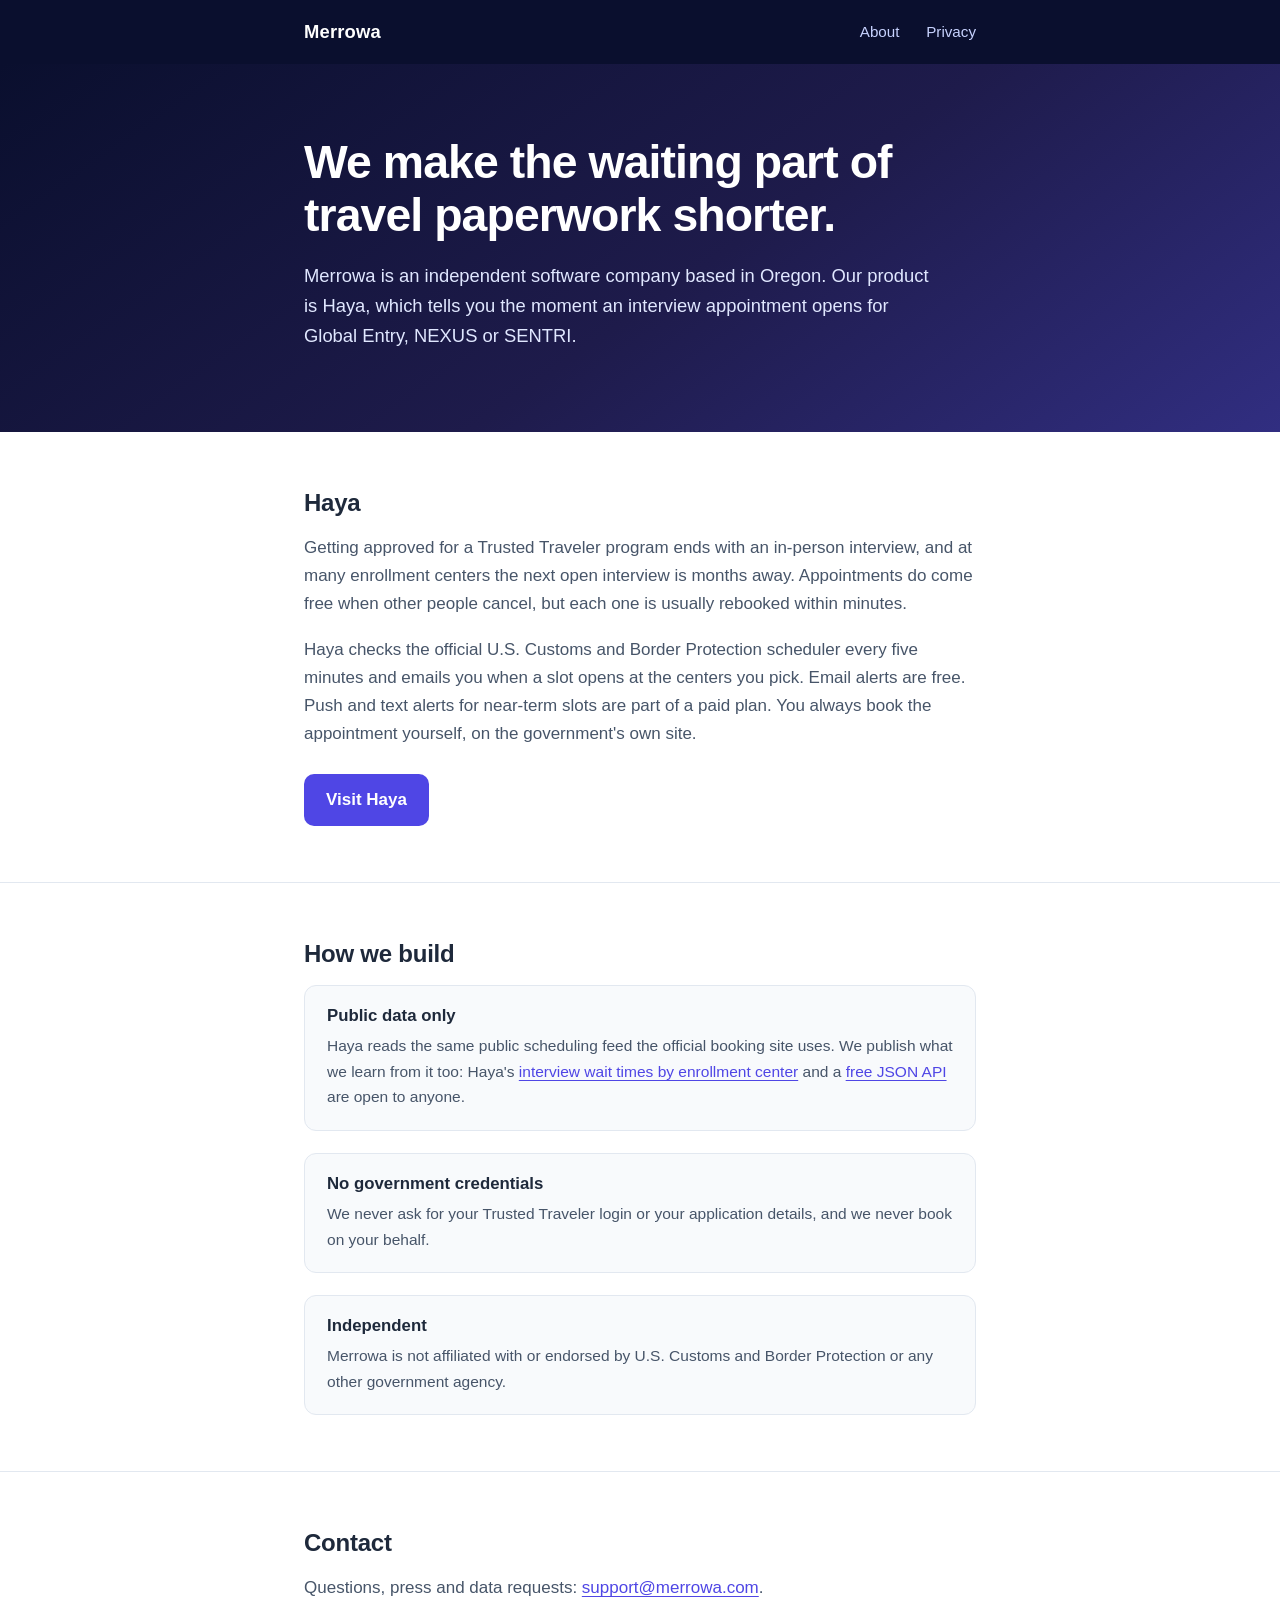
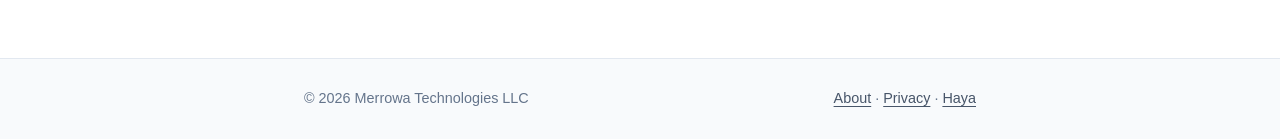
<file: index.html>
<!DOCTYPE html>
<html lang="en">
<head>
  <meta charset="UTF-8" />
  <meta name="viewport" content="width=device-width, initial-scale=1.0" />
  <meta name="theme-color" content="#0a0f2e" />
  <title>Merrowa — the company behind Haya</title>
  <meta name="description" content="Merrowa Technologies LLC is the independent, Oregon-based software company behind Haya, an alert service for Global Entry, NEXUS and SENTRI interview appointments." />
  <link rel="canonical" href="https://merrowa.com/" />
  <meta property="og:type" content="website" />
  <meta property="og:url" content="https://merrowa.com/" />
  <meta property="og:site_name" content="Merrowa" />
  <meta property="og:title" content="Merrowa — the company behind Haya" />
  <meta property="og:description" content="An independent software company. We build Haya, an alert service for Global Entry, NEXUS and SENTRI interview appointments." />
  <link rel="icon" href="/favicon.svg" type="image/svg+xml" />
  <link rel="stylesheet" href="/styles.css" />
  <script type="application/ld+json">
  {
    "@context": "https://schema.org",
    "@graph": [
      {
        "@type": "Organization",
        "@id": "https://merrowa.com/#org",
        "name": "Merrowa",
        "legalName": "Merrowa Technologies LLC",
        "url": "https://merrowa.com/",
        "email": "support@merrowa.com",
        "address": { "@type": "PostalAddress", "addressRegion": "OR", "addressCountry": "US" },
        "founder": { "@type": "Person", "name": "Isaac Pato" }
      },
      {
        "@type": "WebSite",
        "@id": "https://merrowa.com/#site",
        "name": "Merrowa",
        "url": "https://merrowa.com/",
        "publisher": { "@id": "https://merrowa.com/#org" }
      }
    ]
  }
  </script>
</head>
<body>
  <header class="site-head">
    <div class="wrap">
      <a class="brand" href="/">Merrowa</a>
      <nav class="site-nav" aria-label="Site">
        <a href="/about.html">About</a>
        <a href="/privacy.html">Privacy</a>
      </nav>
    </div>
  </header>

  <div class="hero">
    <div class="wrap">
      <h1>We make the waiting part of travel paperwork shorter.</h1>
      <p>Merrowa is an independent software company based in Oregon. Our product is Haya, which tells you the moment an interview appointment opens for Global Entry, NEXUS or SENTRI.</p>
    </div>
  </div>

  <main>
    <section>
      <div class="wrap">
        <h2>Haya</h2>
        <p>Getting approved for a Trusted Traveler program ends with an in-person interview, and at many enrollment centers the next open interview is months away. Appointments do come free when other people cancel, but each one is usually rebooked within minutes.</p>
        <p>Haya checks the official U.S. Customs and Border Protection scheduler every five minutes and emails you when a slot opens at the centers you pick. Email alerts are free. Push and text alerts for near-term slots are part of a paid plan. You always book the appointment yourself, on the government's own site.</p>
        <a class="cta" href="https://haya.merrowa.com/">Visit Haya</a>
      </div>
    </section>

    <section>
      <div class="wrap">
        <h2>How we build</h2>
        <ul class="facts">
          <li>
            <h3>Public data only</h3>
            <p>Haya reads the same public scheduling feed the official booking site uses. We publish what we learn from it too: Haya's <a href="https://haya.merrowa.com/wait-times.html">interview wait times by enrollment center</a> and a <a href="https://haya.merrowa.com/api/index.html">free JSON API</a> are open to anyone.</p>
          </li>
          <li>
            <h3>No government credentials</h3>
            <p>We never ask for your Trusted Traveler login or your application details, and we never book on your behalf.</p>
          </li>
          <li>
            <h3>Independent</h3>
            <p>Merrowa is not affiliated with or endorsed by U.S. Customs and Border Protection or any other government agency.</p>
          </li>
        </ul>
      </div>
    </section>

    <section>
      <div class="wrap">
        <h2>Contact</h2>
        <p>Questions, press and data requests: <a href="mailto:support@merrowa.com">support@merrowa.com</a>.</p>
      </div>
    </section>
  </main>

  <footer class="site-foot">
    <div class="wrap">
      <span>© 2026 Merrowa Technologies LLC</span>
      <span><a href="/about.html">About</a> · <a href="/privacy.html">Privacy</a> · <a href="https://haya.merrowa.com/">Haya</a></span>
    </div>
  </footer>
</body>
</html>
</file>
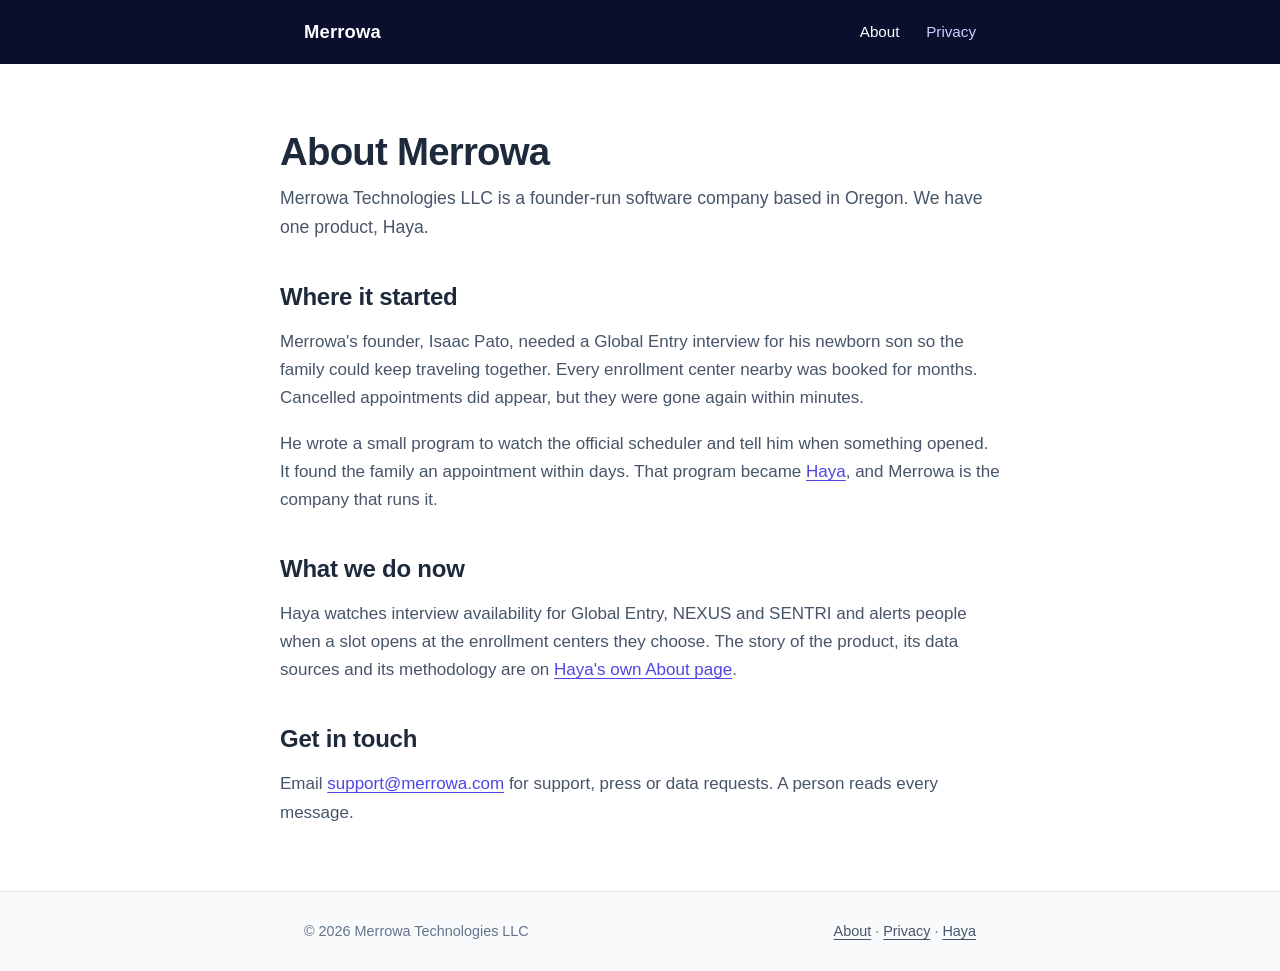
<file: about.html>
<!DOCTYPE html>
<html lang="en">
<head>
  <meta charset="UTF-8" />
  <meta name="viewport" content="width=device-width, initial-scale=1.0" />
  <meta name="theme-color" content="#0a0f2e" />
  <title>About Merrowa</title>
  <meta name="description" content="Who is behind Merrowa Technologies LLC, an Oregon software company, why the company started, and how to reach us." />
  <link rel="canonical" href="https://merrowa.com/about.html" />
  <meta property="og:type" content="website" />
  <meta property="og:url" content="https://merrowa.com/about.html" />
  <meta property="og:site_name" content="Merrowa" />
  <meta property="og:title" content="About Merrowa" />
  <meta property="og:description" content="Who is behind Merrowa, why the company started, and how to reach us." />
  <link rel="icon" href="/favicon.svg" type="image/svg+xml" />
  <link rel="stylesheet" href="/styles.css" />
  <script type="application/ld+json">
  {
    "@context": "https://schema.org",
    "@type": "AboutPage",
    "url": "https://merrowa.com/about.html",
    "name": "About Merrowa",
    "about": { "@id": "https://merrowa.com/#org" }
  }
  </script>
</head>
<body>
  <header class="site-head">
    <div class="wrap">
      <a class="brand" href="/">Merrowa</a>
      <nav class="site-nav" aria-label="Site">
        <a href="/about.html" aria-current="page">About</a>
        <a href="/privacy.html">Privacy</a>
      </nav>
    </div>
  </header>

  <main>
    <div class="wrap prose">
      <h1 class="page-title">About Merrowa</h1>
      <p class="lede">Merrowa Technologies LLC is a founder-run software company based in Oregon. We have one product, Haya.</p>

      <h2>Where it started</h2>
      <p>Merrowa's founder, Isaac Pato, needed a Global Entry interview for his newborn son so the family could keep traveling together. Every enrollment center nearby was booked for months. Cancelled appointments did appear, but they were gone again within minutes.</p>
      <p>He wrote a small program to watch the official scheduler and tell him when something opened. It found the family an appointment within days. That program became <a href="https://haya.merrowa.com/">Haya</a>, and Merrowa is the company that runs it.</p>

      <h2>What we do now</h2>
      <p>Haya watches interview availability for Global Entry, NEXUS and SENTRI and alerts people when a slot opens at the enrollment centers they choose. The story of the product, its data sources and its methodology are on <a href="https://haya.merrowa.com/about.html">Haya's own About page</a>.</p>

      <h2>Get in touch</h2>
      <p>Email <a href="mailto:support@merrowa.com">support@merrowa.com</a> for support, press or data requests. A person reads every message.</p>
    </div>
  </main>

  <footer class="site-foot">
    <div class="wrap">
      <span>© 2026 Merrowa Technologies LLC</span>
      <span><a href="/about.html">About</a> · <a href="/privacy.html">Privacy</a> · <a href="https://haya.merrowa.com/">Haya</a></span>
    </div>
  </footer>
</body>
</html>
</file>
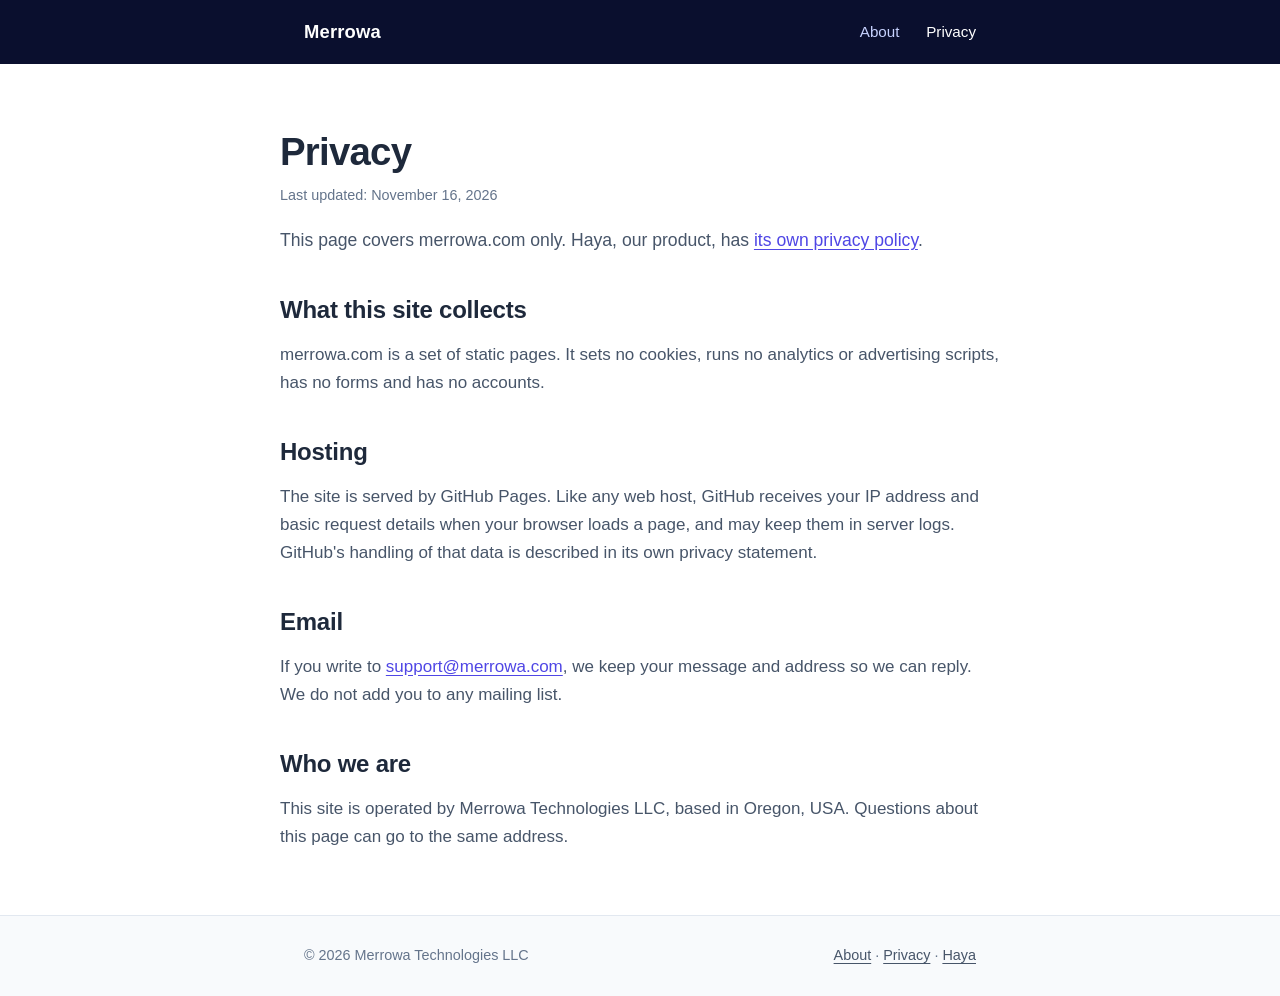
<file: privacy.html>
<!DOCTYPE html>
<html lang="en">
<head>
  <meta charset="UTF-8" />
  <meta name="viewport" content="width=device-width, initial-scale=1.0" />
  <meta name="theme-color" content="#0a0f2e" />
  <title>Privacy — Merrowa</title>
  <meta name="description" content="What merrowa.com collects when you visit: no cookies, no analytics and no forms. Haya has its own privacy policy." />
  <link rel="canonical" href="https://merrowa.com/privacy.html" />
  <link rel="icon" href="/favicon.svg" type="image/svg+xml" />
  <link rel="stylesheet" href="/styles.css" />
</head>
<body>
  <header class="site-head">
    <div class="wrap">
      <a class="brand" href="/">Merrowa</a>
      <nav class="site-nav" aria-label="Site">
        <a href="/about.html">About</a>
        <a href="/privacy.html" aria-current="page">Privacy</a>
      </nav>
    </div>
  </header>

  <main>
    <div class="wrap prose">
      <h1 class="page-title">Privacy</h1>
      <p class="meta">Last updated: November 16, 2026</p>
      <p class="lede">This page covers merrowa.com only. Haya, our product, has <a href="https://haya.merrowa.com/privacy.html">its own privacy policy</a>.</p>

      <h2>What this site collects</h2>
      <p>merrowa.com is a set of static pages. It sets no cookies, runs no analytics or advertising scripts, has no forms and has no accounts.</p>

      <h2>Hosting</h2>
      <p>The site is served by GitHub Pages. Like any web host, GitHub receives your IP address and basic request details when your browser loads a page, and may keep them in server logs. GitHub's handling of that data is described in its own privacy statement.</p>

      <h2>Email</h2>
      <p>If you write to <a href="mailto:support@merrowa.com">support@merrowa.com</a>, we keep your message and address so we can reply. We do not add you to any mailing list.</p>

      <h2>Who we are</h2>
      <p>This site is operated by Merrowa Technologies LLC, based in Oregon, USA. Questions about this page can go to the same address.</p>
    </div>
  </main>

  <footer class="site-foot">
    <div class="wrap">
      <span>© 2026 Merrowa Technologies LLC</span>
      <span><a href="/about.html">About</a> · <a href="/privacy.html">Privacy</a> · <a href="https://haya.merrowa.com/">Haya</a></span>
    </div>
  </footer>
</body>
</html>
</file>
<file: styles.css>
:root {
  --navy: #0a0f2e;
  --navy-mid: #1e1b4b;
  --indigo: #4f46e5;
  --indigo-pale: #eef2ff;
  --ink: #1e293b;
  --body: #475569;
  --rule: #e2e8f0;
  --paper: #ffffff;
  --wash: #f8fafc;
}

* { box-sizing: border-box; }

html { -webkit-text-size-adjust: 100%; }

body {
  margin: 0;
  font-family: -apple-system, BlinkMacSystemFont, "Segoe UI", Roboto, "Helvetica Neue", Arial, sans-serif;
  font-size: 17px;
  line-height: 1.65;
  color: var(--body);
  background: var(--paper);
}

a { color: var(--indigo); text-underline-offset: 3px; }
a:hover { text-decoration-thickness: 2px; }

.wrap { max-width: 720px; margin: 0 auto; padding: 0 24px; }

/* Header */
.site-head { background: var(--navy); }
.site-head .wrap { display: flex; align-items: center; justify-content: space-between; min-height: 64px; }
.brand { color: #fff; font-weight: 700; font-size: 1.15rem; letter-spacing: .01em; text-decoration: none; }
.site-nav a { color: #c7d2fe; text-decoration: none; margin-left: 22px; font-size: .95rem; }
.site-nav a:hover, .site-nav a[aria-current="page"] { color: #fff; }

/* Hero */
.hero { background: linear-gradient(145deg, var(--navy) 0%, var(--navy-mid) 55%, #312e81 100%); color: #e0e7ff; padding: 72px 0 80px; }
.hero h1 { color: #fff; font-size: clamp(2rem, 5vw, 2.9rem); line-height: 1.15; letter-spacing: -.02em; margin: 0 0 18px; }
.hero p { font-size: 1.15rem; max-width: 34em; margin: 0; }

/* Content */
main section { padding: 56px 0; border-bottom: 1px solid var(--rule); }
main section:last-child { border-bottom: 0; }
h1, h2, h3 { color: var(--ink); line-height: 1.25; }
.page-title { font-size: clamp(1.8rem, 4.5vw, 2.4rem); letter-spacing: -.02em; margin: 56px 0 8px; }
h2 { font-size: 1.5rem; letter-spacing: -.01em; margin: 0 0 16px; }
h3 { font-size: 1.05rem; margin: 0 0 6px; }
p { margin: 0 0 18px; }
p:last-child { margin-bottom: 0; }

.cta { display: inline-block; margin-top: 8px; padding: 12px 22px; border-radius: 10px; background: var(--indigo); color: #fff; font-weight: 600; text-decoration: none; }
.cta:hover { background: #4338ca; }

.facts { list-style: none; padding: 0; margin: 0; display: grid; gap: 22px; }
.facts li { padding: 20px 22px; background: var(--wash); border: 1px solid var(--rule); border-radius: 12px; }
.facts p { margin: 0; font-size: .97rem; }

.prose { padding: 8px 0 64px; }
.prose h2 { margin-top: 40px; }
.lede { font-size: 1.1rem; }
.meta { font-size: .9rem; color: #64748b; }

/* Footer */
.site-foot { background: var(--wash); border-top: 1px solid var(--rule); padding: 28px 0; font-size: .9rem; color: #64748b; }
.site-foot .wrap { display: flex; flex-wrap: wrap; gap: 8px 22px; justify-content: space-between; }
.site-foot a { color: #475569; }

@media (max-width: 520px) {
  body { font-size: 16px; }
  .hero { padding: 52px 0 56px; }
  main section { padding: 40px 0; }
  .site-nav a { margin-left: 16px; }
}
</file>
